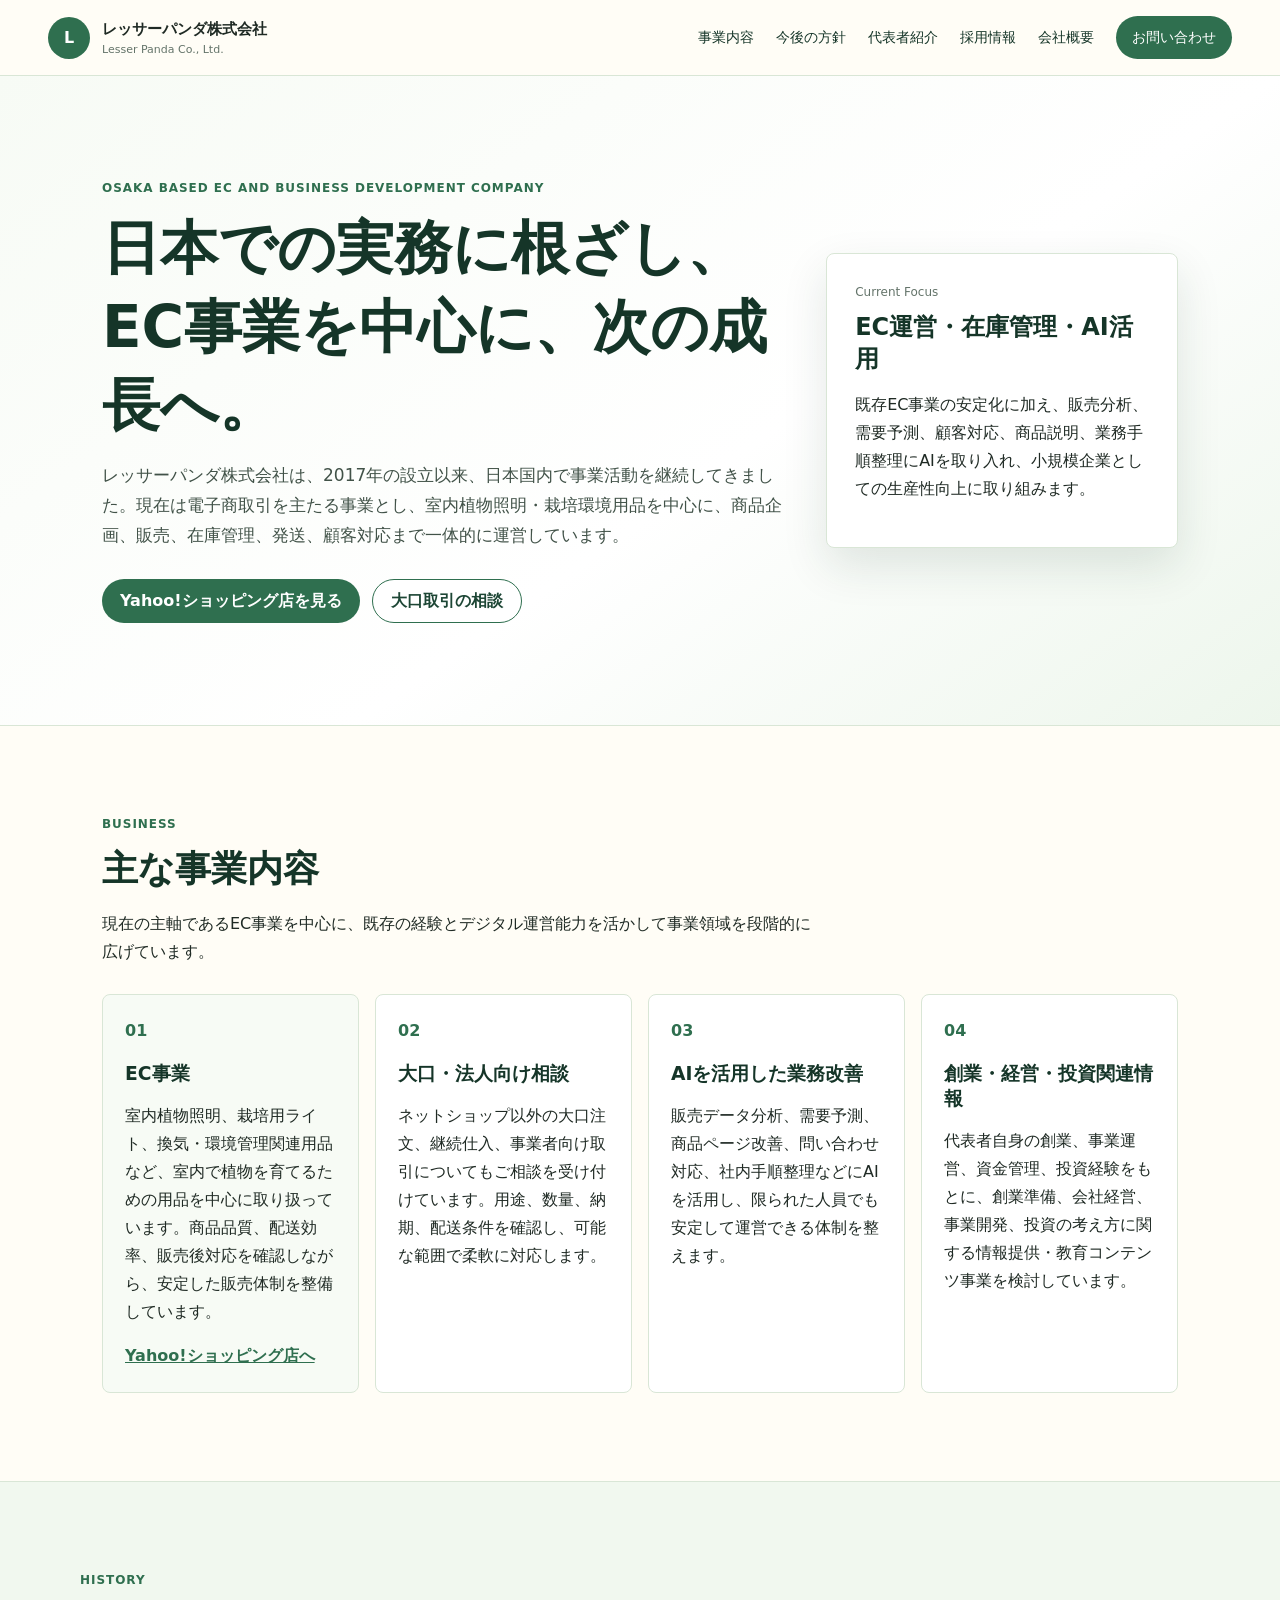
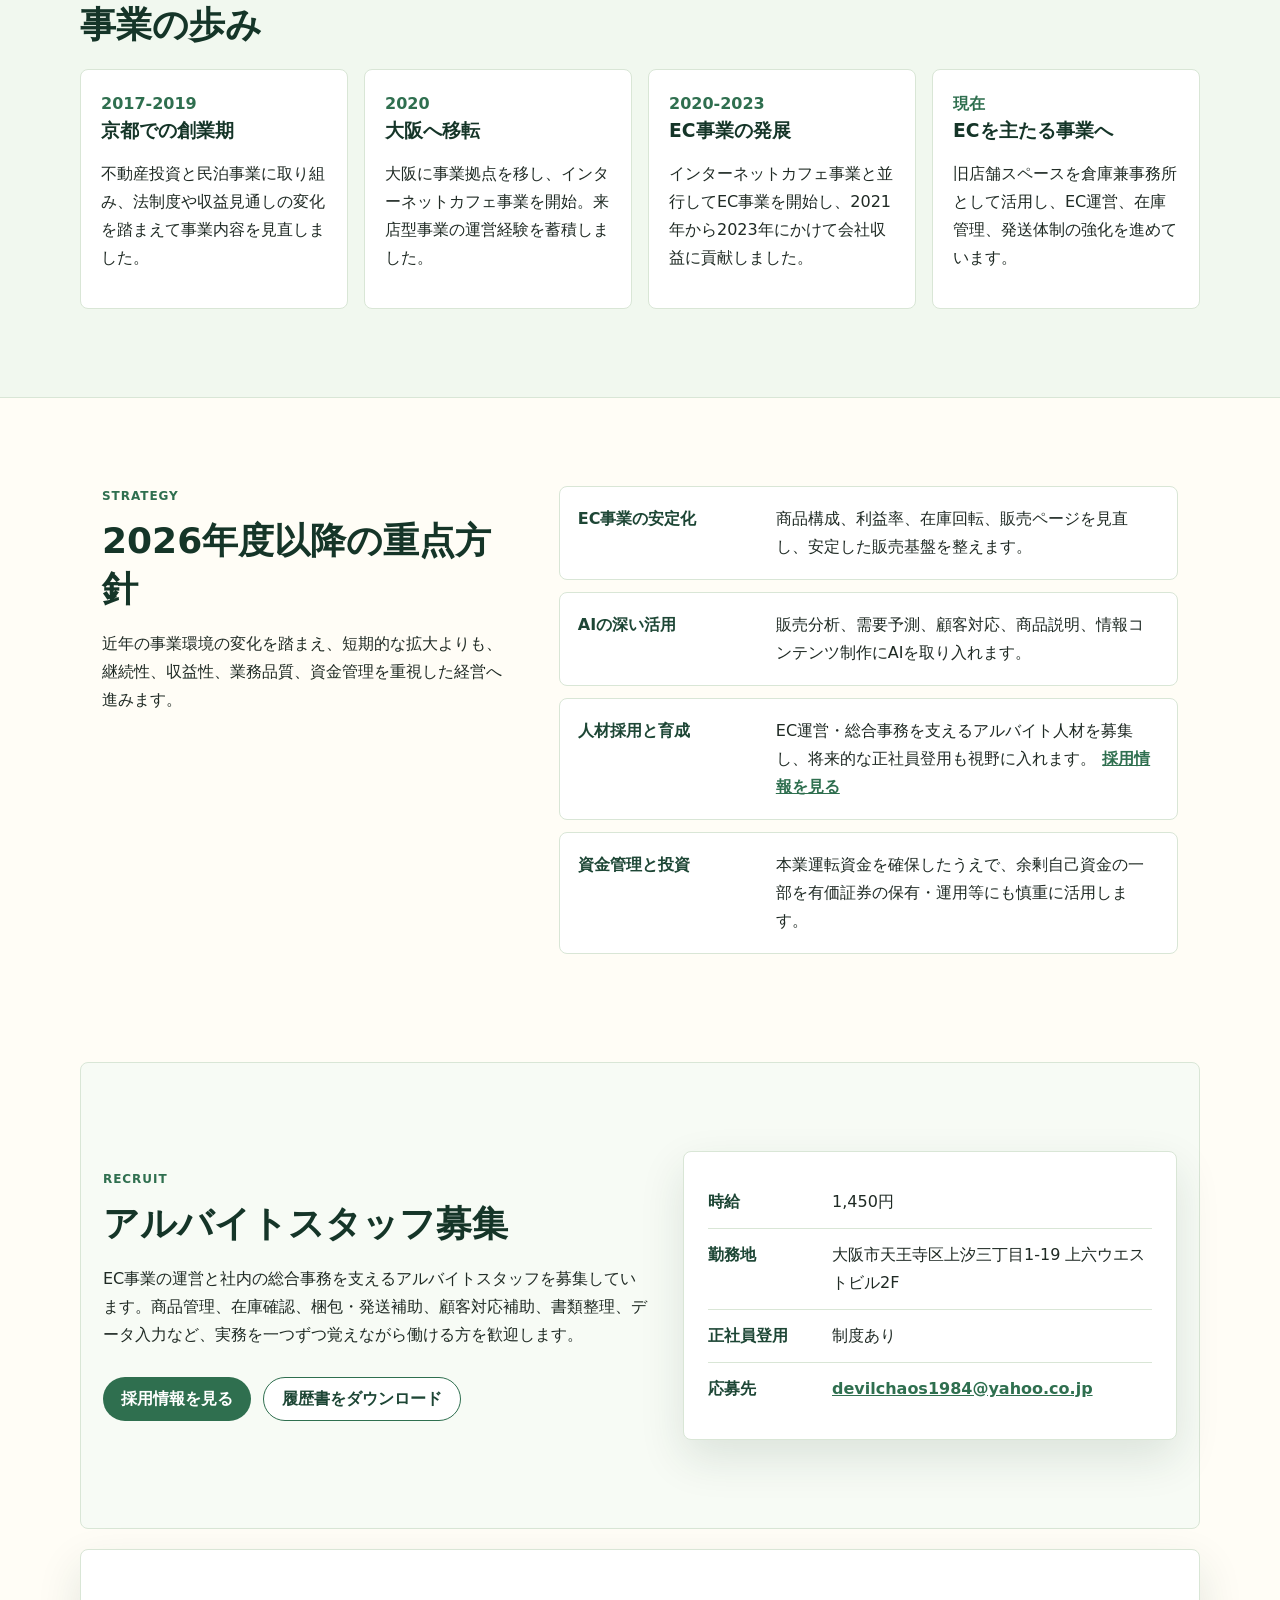
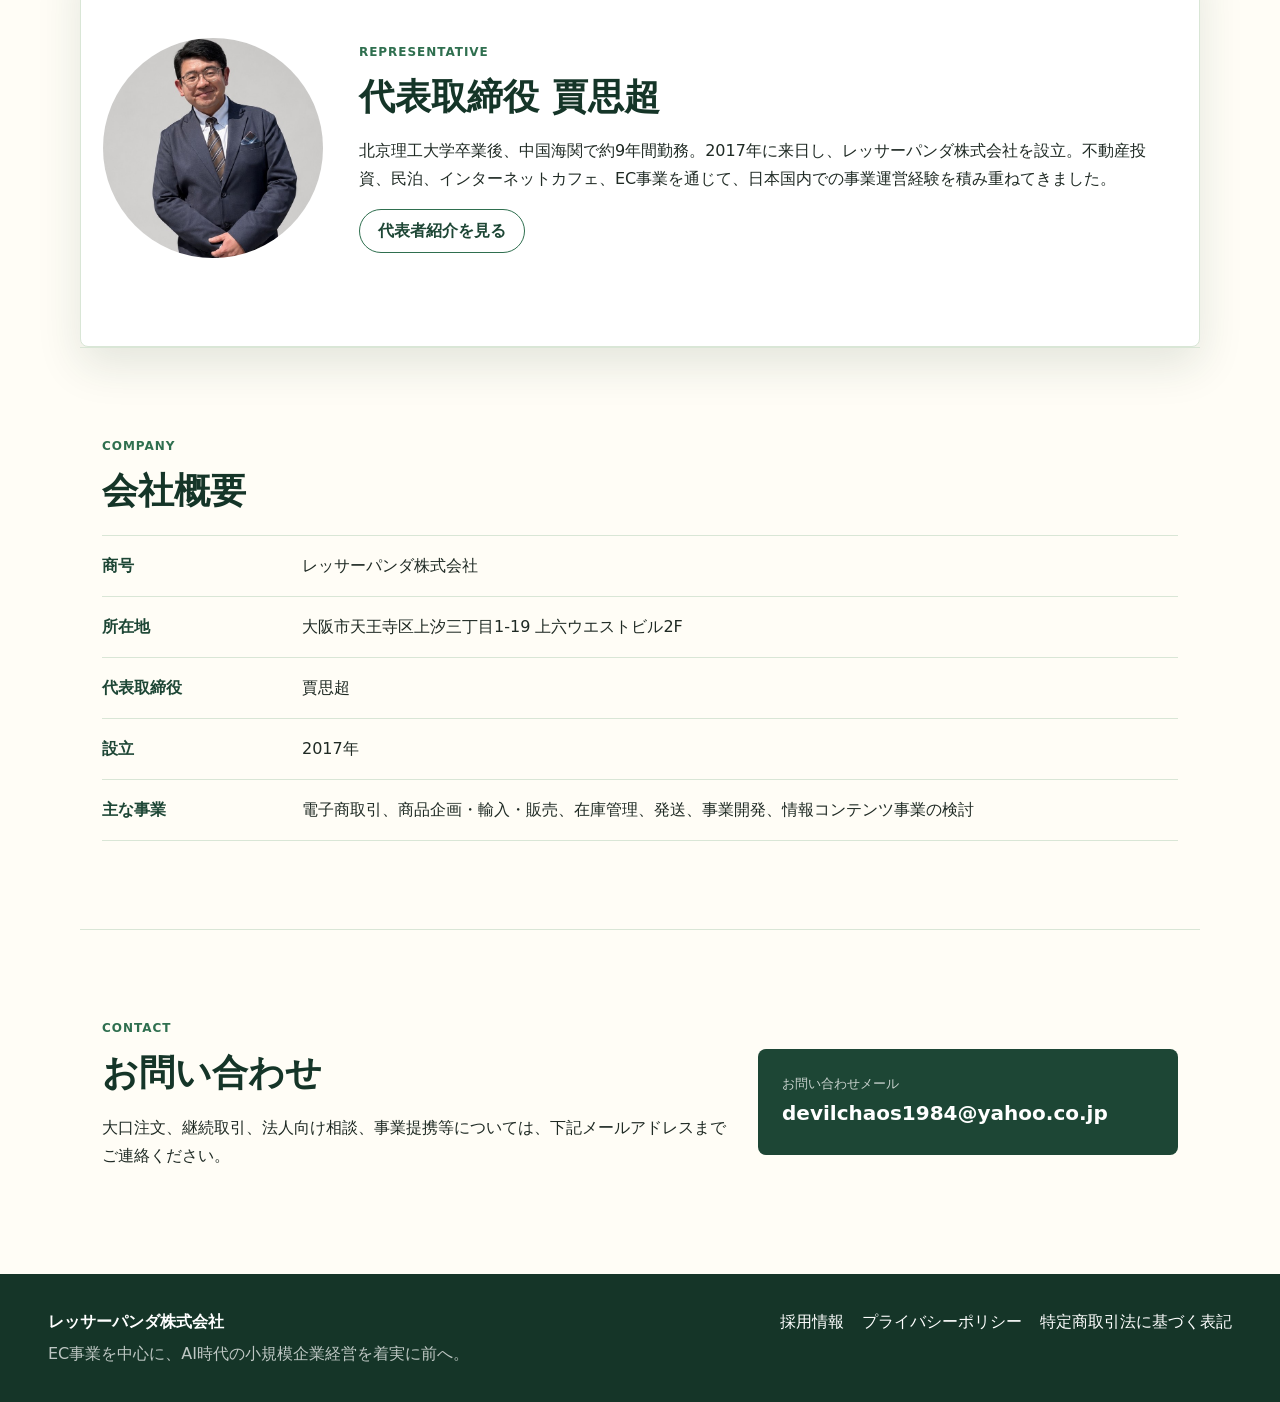
<file: index.html>
﻿<!doctype html>
<html lang="ja">
<head>
  <meta charset="utf-8">
  <meta name="viewport" content="width=device-width, initial-scale=1">
  <title>レッサーパンダ株式会社 | EC・事業開発・情報コンテンツ</title>
  <meta name="description" content="レッサーパンダ株式会社は、大阪を拠点にEC事業、室内植物照明・栽培環境用品の販売、事業開発、AI活用、創業・経営・投資に関する情報コンテンツ事業を展開しています。">
  <link rel="stylesheet" href="assets/site.css">
</head>
<body>
  <header class="site-header">
    <a class="brand" href="index.html" aria-label="レッサーパンダ株式会社 トップ">
      <span class="brand-mark">L</span>
      <span>
        <strong>レッサーパンダ株式会社</strong>
        <small>Lesser Panda Co., Ltd.</small>
      </span>
    </a>
    <button class="menu-button" type="button" aria-expanded="false" aria-controls="site-nav">
      <span></span><span></span><span></span>
      <span class="sr-only">メニュー</span>
    </button>
    <nav id="site-nav" class="site-nav">
      <a href="#business">事業内容</a>
      <a href="#strategy">今後の方針</a>
      <a href="representative.html">代表者紹介</a>
      <a href="recruit.html">採用情報</a>
      <a href="#company">会社概要</a>
      <a class="nav-cta" href="#contact">お問い合わせ</a>
    </nav>
  </header>

  <main>
    <section class="hero">
      <div class="hero-inner">
        <div class="hero-copy">
          <p class="eyebrow">Osaka based EC and business development company</p>
          <h1>日本での実務に根ざし、EC事業を中心に、次の成長へ。</h1>
          <p class="lead">レッサーパンダ株式会社は、2017年の設立以来、日本国内で事業活動を継続してきました。現在は電子商取引を主たる事業とし、室内植物照明・栽培環境用品を中心に、商品企画、販売、在庫管理、発送、顧客対応まで一体的に運営しています。</p>
          <div class="hero-actions">
            <a class="button primary" href="https://store.shopping.yahoo.co.jp/mottogrow/" target="_blank" rel="noopener">Yahoo!ショッピング店を見る</a>
            <a class="button secondary" href="#contact">大口取引の相談</a>
          </div>
        </div>
        <aside class="hero-card">
          <p class="card-label">Current Focus</p>
          <h2>EC運営・在庫管理・AI活用</h2>
          <p>既存EC事業の安定化に加え、販売分析、需要予測、顧客対応、商品説明、業務手順整理にAIを取り入れ、小規模企業としての生産性向上に取り組みます。</p>
        </aside>
      </div>
    </section>

    <section id="business" class="section">
      <div class="section-heading">
        <p class="eyebrow">Business</p>
        <h2>主な事業内容</h2>
        <p>現在の主軸であるEC事業を中心に、既存の経験とデジタル運営能力を活かして事業領域を段階的に広げています。</p>
      </div>
      <div class="business-grid">
        <article class="business-card featured">
          <div class="icon">01</div>
          <h3>EC事業</h3>
          <p>室内植物照明、栽培用ライト、換気・環境管理関連用品など、室内で植物を育てるための用品を中心に取り扱っています。商品品質、配送効率、販売後対応を確認しながら、安定した販売体制を整備しています。</p>
          <a class="text-link" href="https://store.shopping.yahoo.co.jp/mottogrow/" target="_blank" rel="noopener">Yahoo!ショッピング店へ</a>
        </article>
        <article class="business-card">
          <div class="icon">02</div>
          <h3>大口・法人向け相談</h3>
          <p>ネットショップ以外の大口注文、継続仕入、事業者向け取引についてもご相談を受け付けています。用途、数量、納期、配送条件を確認し、可能な範囲で柔軟に対応します。</p>
        </article>
        <article class="business-card">
          <div class="icon">03</div>
          <h3>AIを活用した業務改善</h3>
          <p>販売データ分析、需要予測、商品ページ改善、問い合わせ対応、社内手順整理などにAIを活用し、限られた人員でも安定して運営できる体制を整えます。</p>
        </article>
        <article class="business-card">
          <div class="icon">04</div>
          <h3>創業・経営・投資関連情報</h3>
          <p>代表者自身の創業、事業運営、資金管理、投資経験をもとに、創業準備、会社経営、事業開発、投資の考え方に関する情報提供・教育コンテンツ事業を検討しています。</p>
        </article>
      </div>
    </section>

    <section class="section history-band">
      <div class="section-heading compact">
        <p class="eyebrow">History</p>
        <h2>事業の歩み</h2>
      </div>
      <div class="timeline">
        <div>
          <span>2017-2019</span>
          <h3>京都での創業期</h3>
          <p>不動産投資と民泊事業に取り組み、法制度や収益見通しの変化を踏まえて事業内容を見直しました。</p>
        </div>
        <div>
          <span>2020</span>
          <h3>大阪へ移転</h3>
          <p>大阪に事業拠点を移し、インターネットカフェ事業を開始。来店型事業の運営経験を蓄積しました。</p>
        </div>
        <div>
          <span>2020-2023</span>
          <h3>EC事業の発展</h3>
          <p>インターネットカフェ事業と並行してEC事業を開始し、2021年から2023年にかけて会社収益に貢献しました。</p>
        </div>
        <div>
          <span>現在</span>
          <h3>ECを主たる事業へ</h3>
          <p>旧店舗スペースを倉庫兼事務所として活用し、EC運営、在庫管理、発送体制の強化を進めています。</p>
        </div>
      </div>
    </section>

    <section id="strategy" class="section split">
      <div>
        <p class="eyebrow">Strategy</p>
        <h2>2026年度以降の重点方針</h2>
        <p>近年の事業環境の変化を踏まえ、短期的な拡大よりも、継続性、収益性、業務品質、資金管理を重視した経営へ進みます。</p>
      </div>
      <div class="strategy-list">
        <div><strong>EC事業の安定化</strong><span>商品構成、利益率、在庫回転、販売ページを見直し、安定した販売基盤を整えます。</span></div>
        <div><strong>AIの深い活用</strong><span>販売分析、需要予測、顧客対応、商品説明、情報コンテンツ制作にAIを取り入れます。</span></div>
        <div><strong>人材採用と育成</strong><span>EC運営・総合事務を支えるアルバイト人材を募集し、将来的な正社員登用も視野に入れます。<a class="inline-link" href="recruit.html">採用情報を見る</a></span></div>
        <div><strong>資金管理と投資</strong><span>本業運転資金を確保したうえで、余剰自己資金の一部を有価証券の保有・運用等にも慎重に活用します。</span></div>
      </div>
    </section>

    <section id="recruit" class="section recruit-home">
      <div>
        <p class="eyebrow">Recruit</p>
        <h2>アルバイトスタッフ募集</h2>
        <p>EC事業の運営と社内の総合事務を支えるアルバイトスタッフを募集しています。商品管理、在庫確認、梱包・発送補助、顧客対応補助、書類整理、データ入力など、実務を一つずつ覚えながら働ける方を歓迎します。</p>
        <div class="hero-actions">
          <a class="button primary" href="recruit.html">採用情報を見る</a>
          <a class="button secondary" href="assets/downloads/履歴書_アルバイト採用用.docx" download>履歴書をダウンロード</a>
        </div>
      </div>
      <div class="recruit-home-card">
        <dl>
          <div><dt>時給</dt><dd>1,450円</dd></div>
          <div><dt>勤務地</dt><dd>大阪市天王寺区上汐三丁目1-19 上六ウエストビル2F</dd></div>
          <div><dt>正社員登用</dt><dd>制度あり</dd></div>
          <div><dt>応募先</dt><dd><a href="mailto:devilchaos1984@yahoo.co.jp?subject=%E3%82%A2%E3%83%AB%E3%83%90%E3%82%A4%E3%83%88%E5%BF%9C%E5%8B%9F%E3%81%AE%E4%BB%B6">devilchaos1984@yahoo.co.jp</a></dd></div>
        </dl>
      </div>
    </section>

    <section class="section representative-preview">
      <div class="rep-photo">
        <img src="assets/representative-avatar.jpg" alt="代表取締役 賈思超">
      </div>
      <div>
        <p class="eyebrow">Representative</p>
        <h2>代表取締役 賈思超</h2>
        <p>北京理工大学卒業後、中国海関で約9年間勤務。2017年に来日し、レッサーパンダ株式会社を設立。不動産投資、民泊、インターネットカフェ、EC事業を通じて、日本国内での事業運営経験を積み重ねてきました。</p>
        <a class="button secondary" href="representative.html">代表者紹介を見る</a>
      </div>
    </section>

    <section id="company" class="section company-section">
      <div class="section-heading compact">
        <p class="eyebrow">Company</p>
        <h2>会社概要</h2>
      </div>
      <dl class="company-list">
        <div><dt>商号</dt><dd>レッサーパンダ株式会社</dd></div>
        <div><dt>所在地</dt><dd>大阪市天王寺区上汐三丁目1-19 上六ウエストビル2F</dd></div>
        <div><dt>代表取締役</dt><dd>賈思超</dd></div>
        <div><dt>設立</dt><dd>2017年</dd></div>
        <div><dt>主な事業</dt><dd>電子商取引、商品企画・輸入・販売、在庫管理、発送、事業開発、情報コンテンツ事業の検討</dd></div>
      </dl>
    </section>

    <section id="contact" class="section contact-section">
      <div>
        <p class="eyebrow">Contact</p>
        <h2>お問い合わせ</h2>
        <p>大口注文、継続取引、法人向け相談、事業提携等については、下記メールアドレスまでご連絡ください。</p>
      </div>
      <a class="mail-card" href="mailto:devilchaos1984@yahoo.co.jp">
        <span>お問い合わせメール</span>
        <strong>devilchaos1984@yahoo.co.jp</strong>
      </a>
    </section>
  </main>

  <footer class="site-footer">
    <div>
      <strong>レッサーパンダ株式会社</strong>
      <p>EC事業を中心に、AI時代の小規模企業経営を着実に前へ。</p>
    </div>
    <nav>
      <a href="recruit.html">採用情報</a>
      <a href="privacy.html">プライバシーポリシー</a>
      <a href="tokusho.html">特定商取引法に基づく表記</a>
    </nav>
  </footer>
  <script src="assets/site.js"></script>
</body>
</html>
</file>
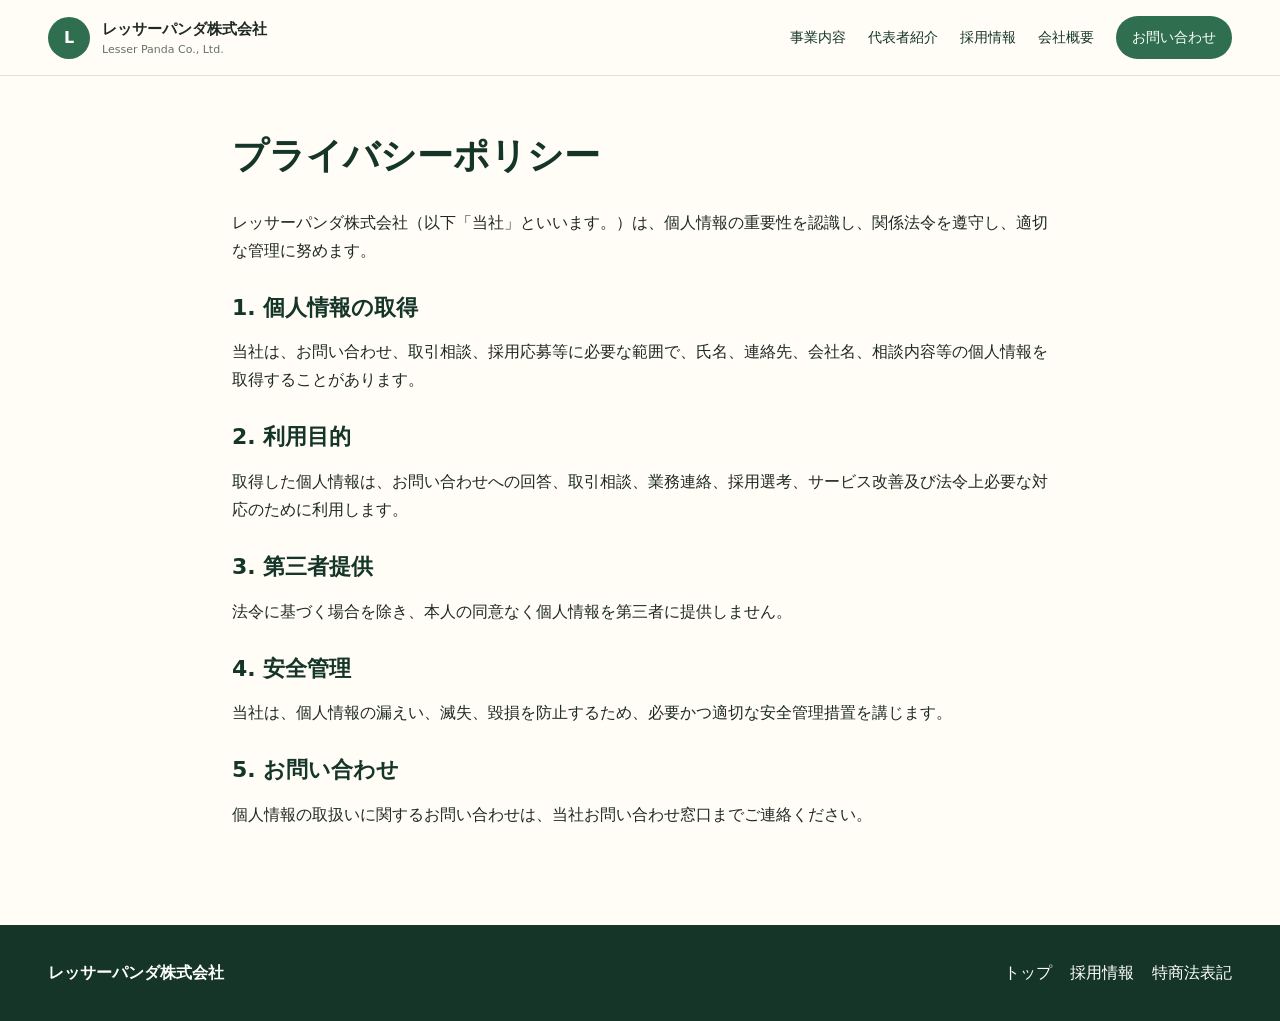
<file: privacy.html>
﻿<!doctype html>
<html lang="ja">
<head>
  <meta charset="utf-8">
  <meta name="viewport" content="width=device-width, initial-scale=1">
  <title>プライバシーポリシー | レッサーパンダ株式会社</title>
  <link rel="stylesheet" href="assets/site.css">
</head>
<body>
  <header class="site-header">
    <a class="brand" href="index.html"><span class="brand-mark">L</span><span><strong>レッサーパンダ株式会社</strong><small>Lesser Panda Co., Ltd.</small></span></a>
    <button class="menu-button" type="button" aria-expanded="false" aria-controls="site-nav"><span></span><span></span><span></span><span class="sr-only">メニュー</span></button>
    <nav id="site-nav" class="site-nav"><a href="index.html#business">事業内容</a><a href="representative.html">代表者紹介</a><a href="recruit.html">採用情報</a><a href="index.html#company">会社概要</a><a class="nav-cta" href="index.html#contact">お問い合わせ</a></nav>
  </header>
  <main class="legal-page">
    <h1>プライバシーポリシー</h1>
    <p>レッサーパンダ株式会社（以下「当社」といいます。）は、個人情報の重要性を認識し、関係法令を遵守し、適切な管理に努めます。</p>
    <h2>1. 個人情報の取得</h2>
    <p>当社は、お問い合わせ、取引相談、採用応募等に必要な範囲で、氏名、連絡先、会社名、相談内容等の個人情報を取得することがあります。</p>
    <h2>2. 利用目的</h2>
    <p>取得した個人情報は、お問い合わせへの回答、取引相談、業務連絡、採用選考、サービス改善及び法令上必要な対応のために利用します。</p>
    <h2>3. 第三者提供</h2>
    <p>法令に基づく場合を除き、本人の同意なく個人情報を第三者に提供しません。</p>
    <h2>4. 安全管理</h2>
    <p>当社は、個人情報の漏えい、滅失、毀損を防止するため、必要かつ適切な安全管理措置を講じます。</p>
    <h2>5. お問い合わせ</h2>
    <p>個人情報の取扱いに関するお問い合わせは、当社お問い合わせ窓口までご連絡ください。</p>
  </main>
  <footer class="site-footer"><div><strong>レッサーパンダ株式会社</strong></div><nav><a href="index.html">トップ</a><a href="recruit.html">採用情報</a><a href="tokusho.html">特商法表記</a></nav></footer>
  <script src="assets/site.js"></script>
</body>
</html>
</file>
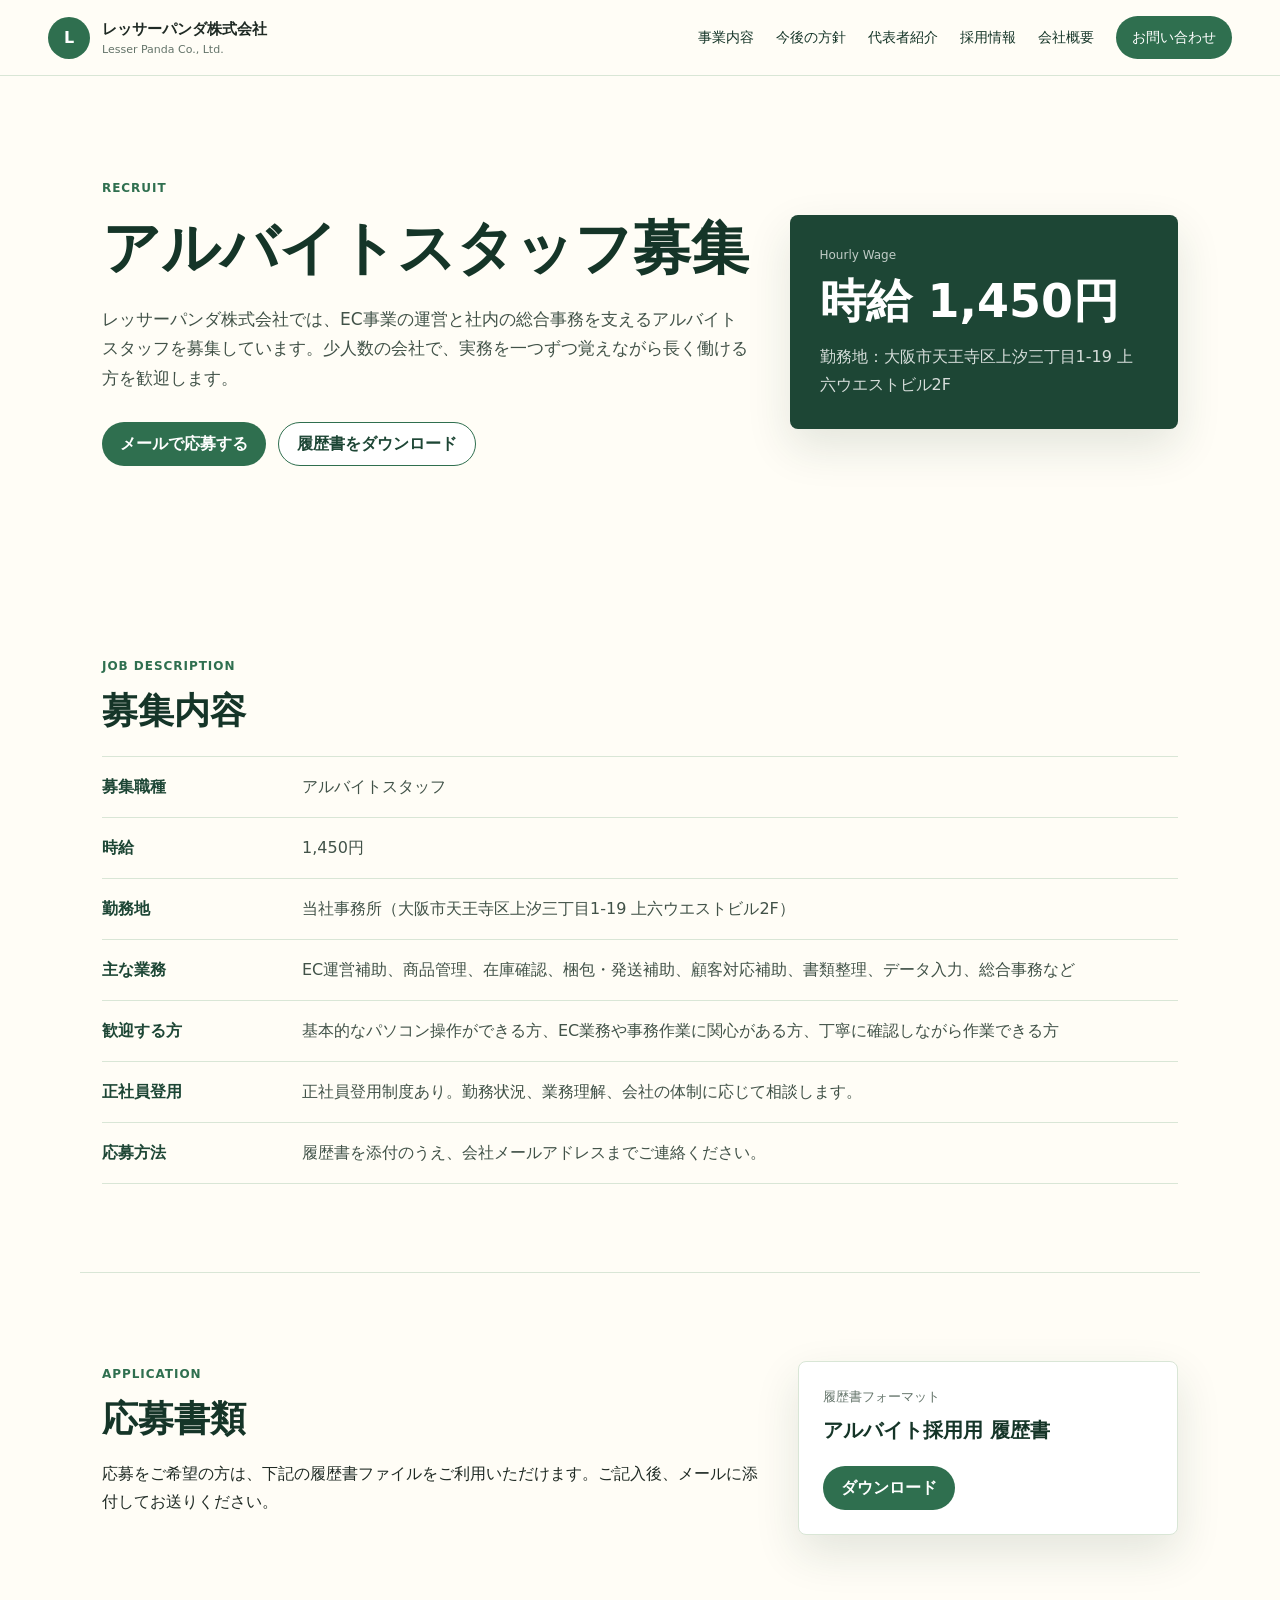
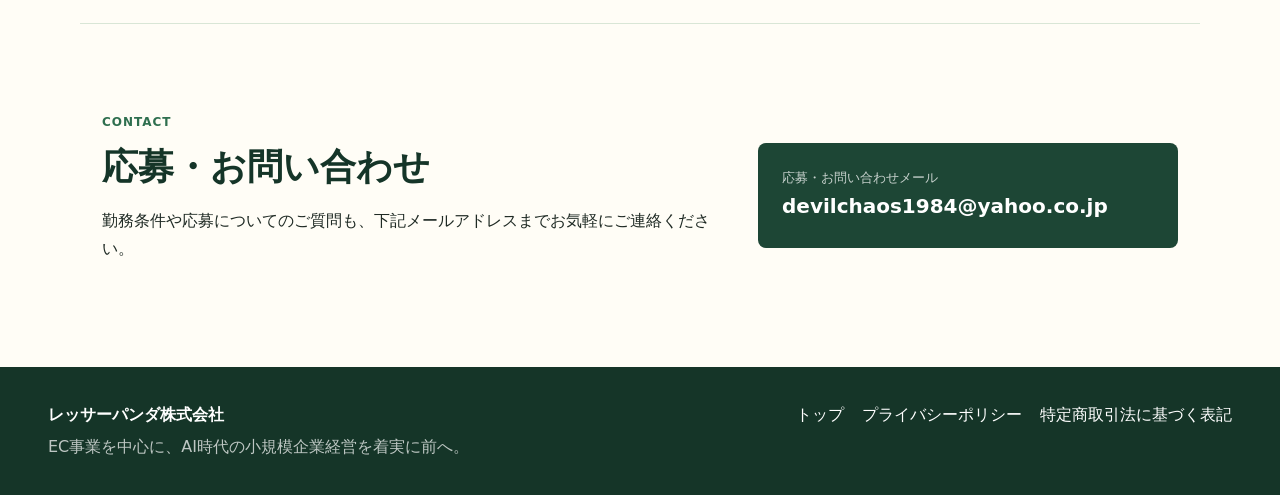
<file: recruit.html>
<!doctype html>
<html lang="ja">
<head>
  <meta charset="utf-8">
  <meta name="viewport" content="width=device-width, initial-scale=1">
  <title>採用情報 | レッサーパンダ株式会社</title>
  <meta name="description" content="レッサーパンダ株式会社のアルバイト採用情報です。EC運営、総合事務、在庫管理、発送補助などを担当するスタッフを募集しています。">
  <link rel="stylesheet" href="assets/site.css">
</head>
<body>
  <header class="site-header">
    <a class="brand" href="index.html" aria-label="レッサーパンダ株式会社 トップ">
      <span class="brand-mark">L</span>
      <span><strong>レッサーパンダ株式会社</strong><small>Lesser Panda Co., Ltd.</small></span>
    </a>
    <button class="menu-button" type="button" aria-expanded="false" aria-controls="site-nav"><span></span><span></span><span></span><span class="sr-only">メニュー</span></button>
    <nav id="site-nav" class="site-nav">
      <a href="index.html#business">事業内容</a>
      <a href="index.html#strategy">今後の方針</a>
      <a href="representative.html">代表者紹介</a>
      <a href="recruit.html">採用情報</a>
      <a href="index.html#company">会社概要</a>
      <a class="nav-cta" href="index.html#contact">お問い合わせ</a>
    </nav>
  </header>

  <main>
    <section class="recruit-hero">
      <div>
        <p class="eyebrow">Recruit</p>
        <h1>アルバイトスタッフ募集</h1>
        <p class="lead">レッサーパンダ株式会社では、EC事業の運営と社内の総合事務を支えるアルバイトスタッフを募集しています。少人数の会社で、実務を一つずつ覚えながら長く働ける方を歓迎します。</p>
        <div class="hero-actions">
          <a class="button primary" href="mailto:devilchaos1984@yahoo.co.jp?subject=%E3%82%A2%E3%83%AB%E3%83%90%E3%82%A4%E3%83%88%E5%BF%9C%E5%8B%9F%E3%81%AE%E4%BB%B6">メールで応募する</a>
          <a class="button secondary" href="assets/downloads/履歴書_アルバイト採用用.docx" download>履歴書をダウンロード</a>
        </div>
      </div>
      <aside class="recruit-summary">
        <p class="card-label">Hourly Wage</p>
        <strong>時給 1,450円</strong>
        <span>勤務地：大阪市天王寺区上汐三丁目1-19 上六ウエストビル2F</span>
      </aside>
    </section>

    <section class="section">
      <div class="section-heading compact">
        <p class="eyebrow">Job Description</p>
        <h2>募集内容</h2>
      </div>
      <dl class="company-list recruit-list">
        <div><dt>募集職種</dt><dd>アルバイトスタッフ</dd></div>
        <div><dt>時給</dt><dd>1,450円</dd></div>
        <div><dt>勤務地</dt><dd>当社事務所（大阪市天王寺区上汐三丁目1-19 上六ウエストビル2F）</dd></div>
        <div><dt>主な業務</dt><dd>EC運営補助、商品管理、在庫確認、梱包・発送補助、顧客対応補助、書類整理、データ入力、総合事務など</dd></div>
        <div><dt>歓迎する方</dt><dd>基本的なパソコン操作ができる方、EC業務や事務作業に関心がある方、丁寧に確認しながら作業できる方</dd></div>
        <div><dt>正社員登用</dt><dd>正社員登用制度あり。勤務状況、業務理解、会社の体制に応じて相談します。</dd></div>
        <div><dt>応募方法</dt><dd>履歴書を添付のうえ、会社メールアドレスまでご連絡ください。</dd></div>
      </dl>
    </section>

    <section class="section recruit-download">
      <div>
        <p class="eyebrow">Application</p>
        <h2>応募書類</h2>
        <p>応募をご希望の方は、下記の履歴書ファイルをご利用いただけます。ご記入後、メールに添付してお送りください。</p>
      </div>
      <div class="download-card">
        <span>履歴書フォーマット</span>
        <strong>アルバイト採用用 履歴書</strong>
        <a class="button primary" href="assets/downloads/履歴書_アルバイト採用用.docx" download>ダウンロード</a>
      </div>
    </section>

    <section class="section contact-section">
      <div>
        <p class="eyebrow">Contact</p>
        <h2>応募・お問い合わせ</h2>
        <p>勤務条件や応募についてのご質問も、下記メールアドレスまでお気軽にご連絡ください。</p>
      </div>
      <a class="mail-card" href="mailto:devilchaos1984@yahoo.co.jp?subject=%E3%82%A2%E3%83%AB%E3%83%90%E3%82%A4%E3%83%88%E5%BF%9C%E5%8B%9F%E3%81%AE%E4%BB%B6">
        <span>応募・お問い合わせメール</span>
        <strong>devilchaos1984@yahoo.co.jp</strong>
      </a>
    </section>
  </main>

  <footer class="site-footer">
    <div><strong>レッサーパンダ株式会社</strong><p>EC事業を中心に、AI時代の小規模企業経営を着実に前へ。</p></div>
    <nav><a href="index.html">トップ</a><a href="privacy.html">プライバシーポリシー</a><a href="tokusho.html">特定商取引法に基づく表記</a></nav>
  </footer>
  <script src="assets/site.js"></script>
</body>
</html>
</file>
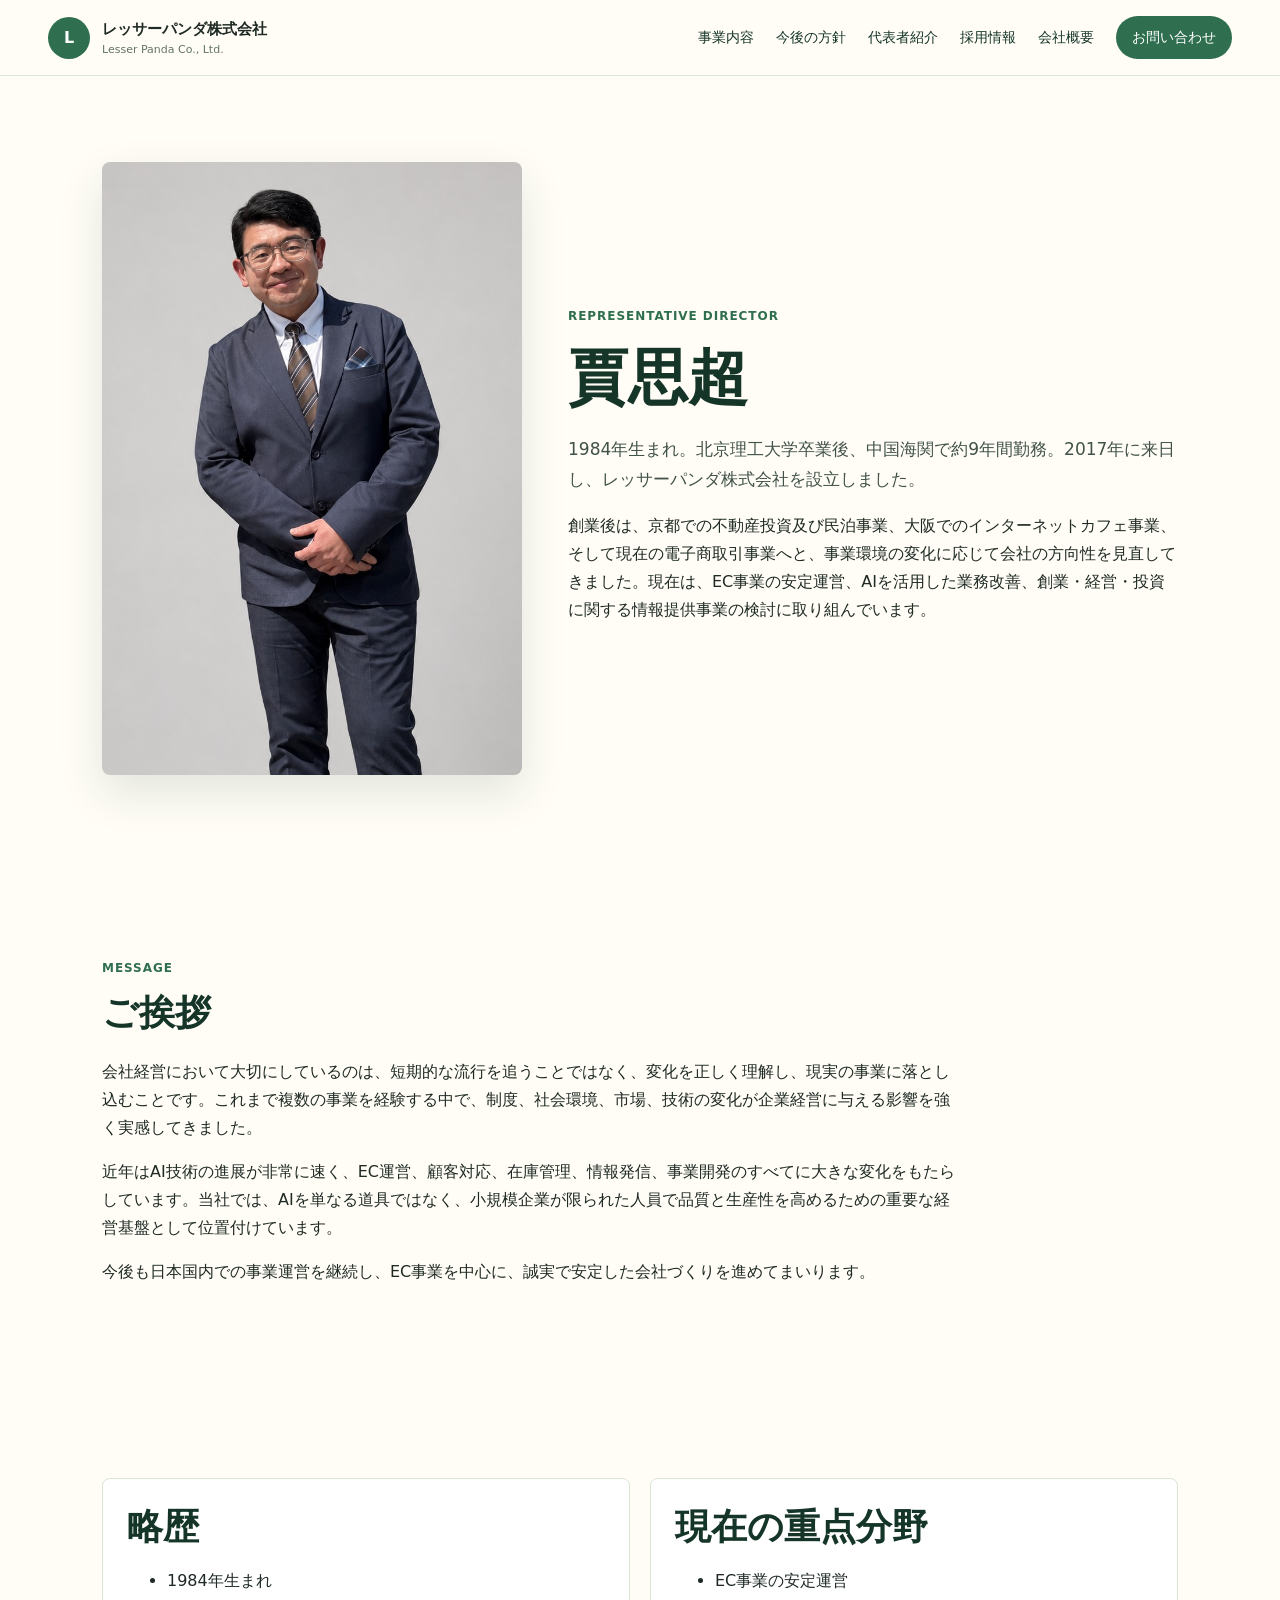
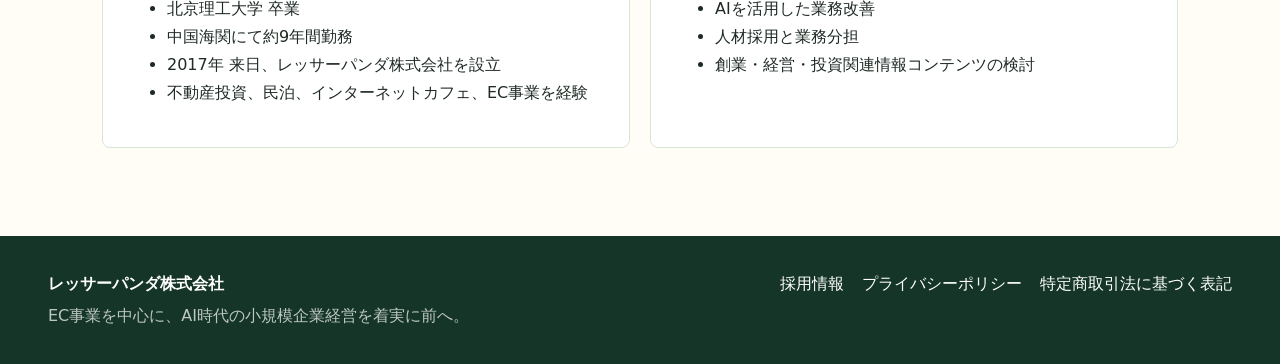
<file: representative.html>
﻿<!doctype html>
<html lang="ja">
<head>
  <meta charset="utf-8">
  <meta name="viewport" content="width=device-width, initial-scale=1">
  <title>代表取締役紹介 | レッサーパンダ株式会社</title>
  <meta name="description" content="レッサーパンダ株式会社 代表取締役 賈思超の紹介ページです。">
  <link rel="stylesheet" href="assets/site.css">
</head>
<body>
  <header class="site-header">
    <a class="brand" href="index.html">
      <span class="brand-mark">L</span>
      <span><strong>レッサーパンダ株式会社</strong><small>Lesser Panda Co., Ltd.</small></span>
    </a>
    <button class="menu-button" type="button" aria-expanded="false" aria-controls="site-nav"><span></span><span></span><span></span><span class="sr-only">メニュー</span></button>
    <nav id="site-nav" class="site-nav">
      <a href="index.html#business">事業内容</a>
      <a href="index.html#strategy">今後の方針</a>
      <a href="representative.html">代表者紹介</a>
      <a href="recruit.html">採用情報</a>
      <a href="index.html#company">会社概要</a>
      <a class="nav-cta" href="index.html#contact">お問い合わせ</a>
    </nav>
  </header>

  <main>
    <section class="profile-hero">
      <div class="profile-image">
        <img src="assets/representative.jpg" alt="代表取締役 賈思超">
      </div>
      <div class="profile-copy">
        <p class="eyebrow">Representative Director</p>
        <h1>賈思超</h1>
        <p class="lead">1984年生まれ。北京理工大学卒業後、中国海関で約9年間勤務。2017年に来日し、レッサーパンダ株式会社を設立しました。</p>
        <p>創業後は、京都での不動産投資及び民泊事業、大阪でのインターネットカフェ事業、そして現在の電子商取引事業へと、事業環境の変化に応じて会社の方向性を見直してきました。現在は、EC事業の安定運営、AIを活用した業務改善、創業・経営・投資に関する情報提供事業の検討に取り組んでいます。</p>
      </div>
    </section>

    <section class="section">
      <div class="section-heading compact">
        <p class="eyebrow">Message</p>
        <h2>ご挨拶</h2>
      </div>
      <div class="message-body">
        <p>会社経営において大切にしているのは、短期的な流行を追うことではなく、変化を正しく理解し、現実の事業に落とし込むことです。これまで複数の事業を経験する中で、制度、社会環境、市場、技術の変化が企業経営に与える影響を強く実感してきました。</p>
        <p>近年はAI技術の進展が非常に速く、EC運営、顧客対応、在庫管理、情報発信、事業開発のすべてに大きな変化をもたらしています。当社では、AIを単なる道具ではなく、小規模企業が限られた人員で品質と生産性を高めるための重要な経営基盤として位置付けています。</p>
        <p>今後も日本国内での事業運営を継続し、EC事業を中心に、誠実で安定した会社づくりを進めてまいります。</p>
      </div>
    </section>

    <section class="section profile-facts">
      <div>
        <h2>略歴</h2>
        <ul>
          <li>1984年生まれ</li>
          <li>北京理工大学 卒業</li>
          <li>中国海関にて約9年間勤務</li>
          <li>2017年 来日、レッサーパンダ株式会社を設立</li>
          <li>不動産投資、民泊、インターネットカフェ、EC事業を経験</li>
        </ul>
      </div>
      <div>
        <h2>現在の重点分野</h2>
        <ul>
          <li>EC事業の安定運営</li>
          <li>AIを活用した業務改善</li>
          <li>人材採用と業務分担</li>
          <li>創業・経営・投資関連情報コンテンツの検討</li>
        </ul>
      </div>
    </section>
  </main>

  <footer class="site-footer">
    <div><strong>レッサーパンダ株式会社</strong><p>EC事業を中心に、AI時代の小規模企業経営を着実に前へ。</p></div>
    <nav><a href="recruit.html">採用情報</a><a href="privacy.html">プライバシーポリシー</a><a href="tokusho.html">特定商取引法に基づく表記</a></nav>
  </footer>
  <script src="assets/site.js"></script>
</body>
</html>
</file>
<file: assets/site.css>
﻿:root {
  --green-950: #153528;
  --green-900: #1d4635;
  --green-700: #2f6f4f;
  --green-500: #66a56f;
  --green-100: #eef7ed;
  --green-50: #f7fbf5;
  --cream: #fffdf6;
  --ink: #1f2a24;
  --muted: #64746a;
  --line: #d9e6d6;
  --shadow: 0 18px 45px rgba(24, 54, 38, .12);
  --radius: 8px;
  font-family: "Yu Gothic", "Hiragino Kaku Gothic ProN", Meiryo, system-ui, sans-serif;
}
* { box-sizing: border-box; }
html { scroll-behavior: smooth; }
body {
  margin: 0;
  color: var(--ink);
  background: var(--cream);
  line-height: 1.75;
  letter-spacing: 0;
}
a { color: inherit; }
.sr-only { position: absolute; width: 1px; height: 1px; overflow: hidden; clip: rect(0,0,0,0); white-space: nowrap; }
.site-header {
  position: sticky;
  top: 0;
  z-index: 20;
  height: 76px;
  display: flex;
  align-items: center;
  justify-content: space-between;
  padding: 0 clamp(18px, 4vw, 48px);
  background: rgba(255, 253, 246, .94);
  border-bottom: 1px solid var(--line);
  backdrop-filter: blur(14px);
}
.brand { display: flex; align-items: center; gap: 12px; text-decoration: none; min-width: 0; }
.brand-mark {
  width: 42px;
  height: 42px;
  display: grid;
  place-items: center;
  border-radius: 50%;
  color: white;
  background: var(--green-700);
  font-weight: 700;
}
.brand strong { display: block; font-size: 15px; white-space: nowrap; }
.brand small { display: block; color: var(--muted); font-size: 11px; margin-top: -3px; }
.site-nav { display: flex; align-items: center; gap: 22px; font-size: 14px; }
.site-nav a { text-decoration: none; color: var(--green-950); }
.nav-cta {
  padding: 9px 16px;
  border-radius: 999px;
  color: white !important;
  background: var(--green-700);
}
.menu-button { display: none; border: 0; background: transparent; padding: 10px; }
.menu-button span:not(.sr-only) { display: block; width: 24px; height: 2px; background: var(--green-950); margin: 5px 0; }
.hero {
  background: linear-gradient(145deg, var(--green-50), #ffffff 58%, #edf6ec);
  border-bottom: 1px solid var(--line);
}
.hero-inner {
  max-width: 1120px;
  margin: 0 auto;
  padding: clamp(58px, 8vw, 104px) 22px;
  display: grid;
  grid-template-columns: minmax(0, 1.45fr) minmax(280px, .75fr);
  gap: 44px;
  align-items: center;
}
.eyebrow { color: var(--green-700); font-weight: 700; font-size: 12px; text-transform: uppercase; letter-spacing: .08em; margin: 0 0 10px; }
h1, h2, h3 { line-height: 1.35; margin: 0; color: var(--green-950); }
h1 { font-size: clamp(34px, 5vw, 58px); max-width: 820px; }
.lead { font-size: 17px; color: #415248; max-width: 760px; }
.hero-actions { display: flex; gap: 12px; flex-wrap: wrap; margin-top: 28px; }
.button {
  display: inline-flex;
  align-items: center;
  justify-content: center;
  min-height: 44px;
  padding: 0 18px;
  border-radius: 999px;
  text-decoration: none;
  font-weight: 700;
}
.button.primary { background: var(--green-700); color: white; }
.button.secondary { border: 1px solid var(--green-700); color: var(--green-900); background: white; }
.hero-card {
  background: white;
  padding: 28px;
  border: 1px solid var(--line);
  border-radius: var(--radius);
  box-shadow: var(--shadow);
}
.card-label { margin: 0 0 8px; color: var(--muted); font-size: 12px; }
.section { max-width: 1120px; margin: 0 auto; padding: clamp(54px, 8vw, 88px) 22px; }
.section-heading { max-width: 720px; margin-bottom: 28px; }
.section-heading.compact { margin-bottom: 20px; }
.section-heading h2, .section h2 { font-size: clamp(25px, 3.2vw, 36px); }
.business-grid {
  display: grid;
  grid-template-columns: repeat(4, minmax(0, 1fr));
  gap: 16px;
}
.business-card {
  background: white;
  border: 1px solid var(--line);
  border-radius: var(--radius);
  padding: 22px;
}
.business-card.featured { background: var(--green-50); }
.icon { color: var(--green-700); font-weight: 800; margin-bottom: 16px; }
.text-link { color: var(--green-700); font-weight: 700; }
.inline-link { color: var(--green-700); font-weight: 700; margin-left: .4em; }
.history-band {
  max-width: none;
  background: #f1f8ef;
  border-block: 1px solid var(--line);
}
.history-band > * { max-width: 1120px; margin-left: auto; margin-right: auto; }
.timeline { display: grid; grid-template-columns: repeat(4, minmax(0, 1fr)); gap: 16px; }
.timeline div { background: white; border: 1px solid var(--line); padding: 20px; border-radius: var(--radius); }
.timeline span { color: var(--green-700); font-weight: 800; }
.split { display: grid; grid-template-columns: .8fr 1.2fr; gap: 44px; align-items: start; }
.strategy-list { display: grid; gap: 12px; }
.strategy-list div { display: grid; grid-template-columns: 180px 1fr; gap: 18px; padding: 18px; background: white; border: 1px solid var(--line); border-radius: var(--radius); }
.strategy-list strong { color: var(--green-900); }
.representative-preview {
  display: grid;
  grid-template-columns: 220px 1fr;
  gap: 36px;
  align-items: center;
  background: white;
  border: 1px solid var(--line);
  border-radius: var(--radius);
  box-shadow: var(--shadow);
  margin-top: 20px;
}
.rep-photo img { width: 220px; height: 220px; object-fit: cover; border-radius: 50%; display: block; }
.company-section, .contact-section { border-top: 1px solid var(--line); }
.company-list, .legal-list { margin: 0; border-top: 1px solid var(--line); }
.company-list div, .legal-list div { display: grid; grid-template-columns: 180px 1fr; gap: 20px; padding: 16px 0; border-bottom: 1px solid var(--line); }
dt { color: var(--green-900); font-weight: 700; }
dd { margin: 0; }
.contact-section {
  display: grid;
  grid-template-columns: 1fr minmax(280px, 420px);
  gap: 28px;
  align-items: center;
}
.mail-note { color: #9a5b2d; font-size: 13px; }
.mail-card {
  display: block;
  text-decoration: none;
  background: var(--green-900);
  color: white;
  padding: 24px;
  border-radius: var(--radius);
}
.mail-card span { display: block; opacity: .75; font-size: 13px; }
.mail-card strong { display: block; font-size: 20px; word-break: break-all; }
.site-footer {
  display: flex;
  justify-content: space-between;
  gap: 20px;
  padding: 34px clamp(18px, 4vw, 48px);
  background: var(--green-950);
  color: white;
}
.site-footer p { margin: 4px 0 0; color: rgba(255,255,255,.72); }
.site-footer nav { display: flex; gap: 18px; flex-wrap: wrap; }
.site-footer a { color: white; text-decoration: none; }
.profile-hero {
  max-width: 1120px;
  margin: 0 auto;
  padding: clamp(48px, 7vw, 86px) 22px;
  display: grid;
  grid-template-columns: minmax(280px, 420px) 1fr;
  gap: 46px;
  align-items: center;
}
.profile-image img { width: 100%; height: auto; max-height: 760px; object-fit: contain; border-radius: var(--radius); box-shadow: var(--shadow); background: #f7faf4; }
.profile-copy h1 { font-size: clamp(38px, 5vw, 60px); }
.message-body { max-width: 860px; }
.profile-facts { display: grid; grid-template-columns: 1fr 1fr; gap: 20px; }
.profile-facts > div { background: white; border: 1px solid var(--line); border-radius: var(--radius); padding: 24px; }
.recruit-hero {
  max-width: 1120px;
  margin: 0 auto;
  padding: clamp(58px, 8vw, 104px) 22px;
  display: grid;
  grid-template-columns: minmax(0, 1.25fr) minmax(280px, .75fr);
  gap: 40px;
  align-items: center;
}
.recruit-summary {
  background: var(--green-900);
  color: white;
  border-radius: var(--radius);
  padding: 30px;
  box-shadow: var(--shadow);
}
.recruit-summary .card-label { color: rgba(255,255,255,.72); }
.recruit-summary strong { display: block; font-size: clamp(32px, 4vw, 46px); line-height: 1.2; }
.recruit-summary span { display: block; margin-top: 14px; color: rgba(255,255,255,.82); }
.recruit-list dd { color: #415248; }
.recruit-download {
  display: grid;
  grid-template-columns: 1fr minmax(280px, 380px);
  gap: 28px;
  align-items: center;
  border-top: 1px solid var(--line);
}
.download-card {
  background: white;
  border: 1px solid var(--line);
  border-radius: var(--radius);
  padding: 24px;
  box-shadow: var(--shadow);
}
.download-card span { display: block; color: var(--muted); font-size: 13px; }
.download-card strong { display: block; margin: 4px 0 18px; color: var(--green-950); font-size: 20px; }
.recruit-home {
  display: grid;
  grid-template-columns: 1.05fr .95fr;
  gap: 34px;
  align-items: center;
  background: var(--green-50);
  border: 1px solid var(--line);
  border-radius: var(--radius);
  margin-top: 20px;
}
.recruit-home-card {
  background: white;
  border: 1px solid var(--line);
  border-radius: var(--radius);
  padding: 24px;
  box-shadow: var(--shadow);
}
.recruit-home-card dl { margin: 0; }
.recruit-home-card div {
  display: grid;
  grid-template-columns: 110px 1fr;
  gap: 14px;
  padding: 12px 0;
  border-bottom: 1px solid var(--line);
}
.recruit-home-card div:last-child { border-bottom: 0; }
.recruit-home-card a { color: var(--green-700); font-weight: 700; word-break: break-all; }
.legal-page { max-width: 860px; margin: 0 auto; padding: 56px 22px 80px; }
.legal-page h1 { font-size: 36px; margin-bottom: 28px; }
.legal-page h2 { font-size: 22px; margin-top: 28px; }
body.menu-open { overflow: hidden; }
@media (max-width: 900px) {
  .menu-button { display: block; }
  .site-nav {
    position: fixed;
    left: 0;
    right: 0;
    top: 76px;
    display: none;
    padding: 18px 22px 24px;
    background: var(--cream);
    border-bottom: 1px solid var(--line);
    box-shadow: var(--shadow);
  }
  .site-nav.open { display: grid; gap: 12px; }
  .site-nav a { padding: 10px 0; }
  .nav-cta { text-align: center; padding: 12px 16px !important; }
  .hero-inner, .split, .contact-section, .profile-hero, .recruit-hero, .recruit-download, .recruit-home { grid-template-columns: 1fr; }
  .business-grid, .timeline { grid-template-columns: repeat(2, minmax(0, 1fr)); }
  .representative-preview, .profile-facts { grid-template-columns: 1fr; }
  .rep-photo img { width: 180px; height: 180px; }
}
@media (max-width: 560px) {
  .site-header { height: 68px; padding-inline: 14px; }
  .brand strong { max-width: 190px; overflow: hidden; text-overflow: ellipsis; }
  .brand small { display: none; }
  .site-nav { top: 68px; }
  .business-grid, .timeline { grid-template-columns: 1fr; }
  .strategy-list div, .company-list div, .legal-list div, .recruit-home-card div { grid-template-columns: 1fr; gap: 4px; }
  .hero-actions { display: grid; }
  .section { padding-inline: 18px; }
  .site-footer { display: grid; }
}
</file>
